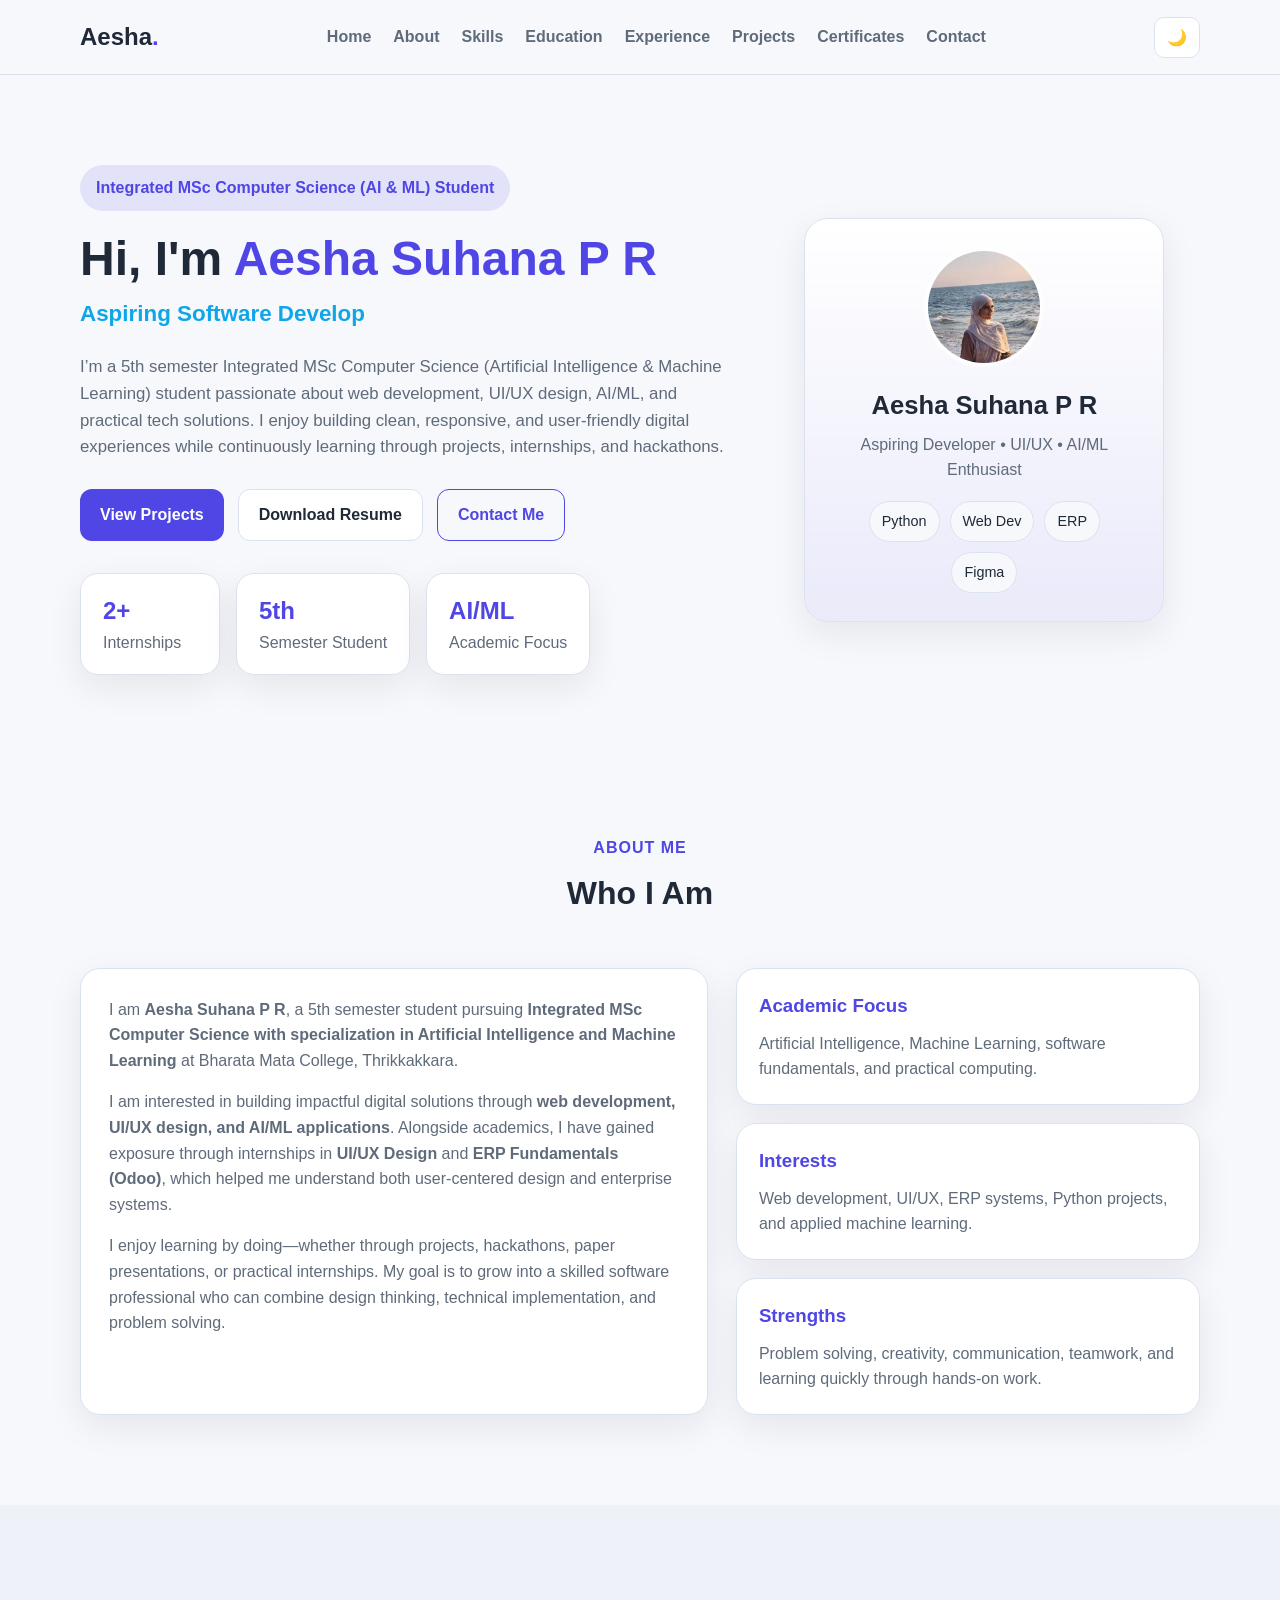
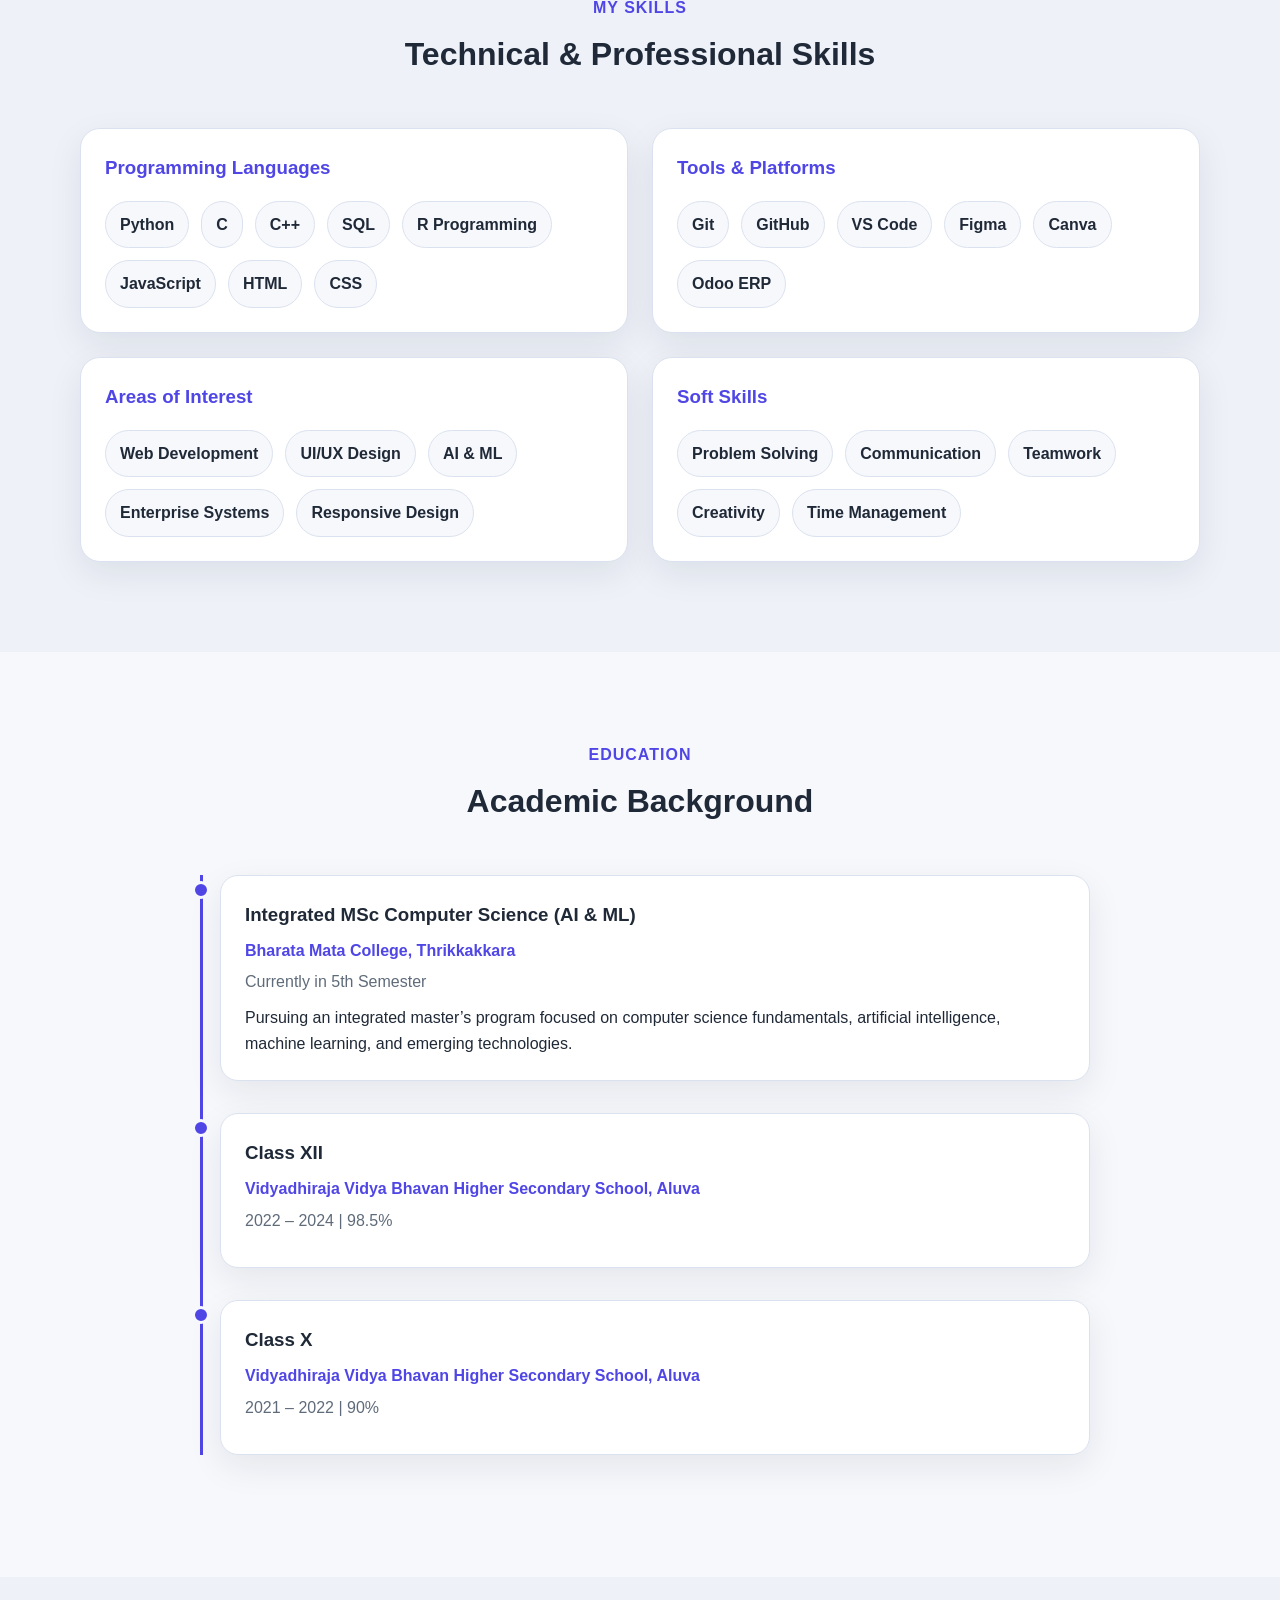
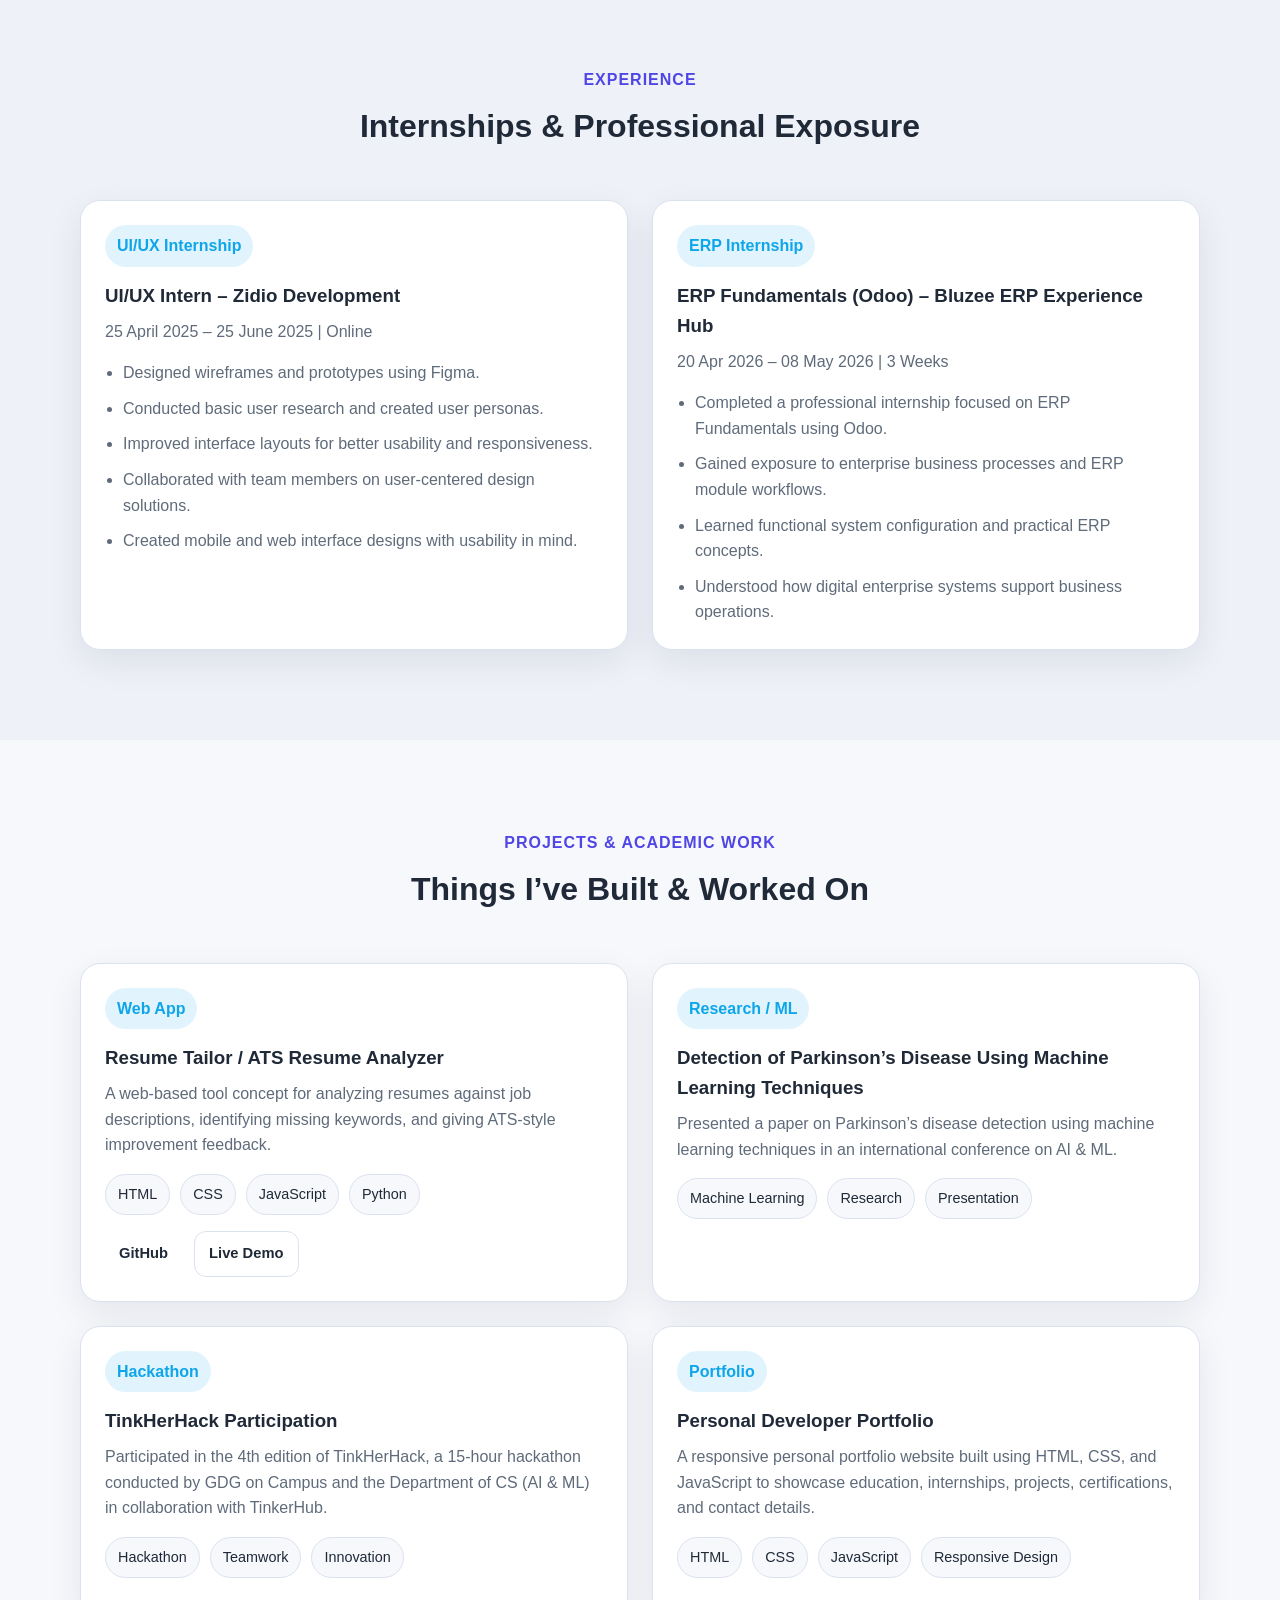
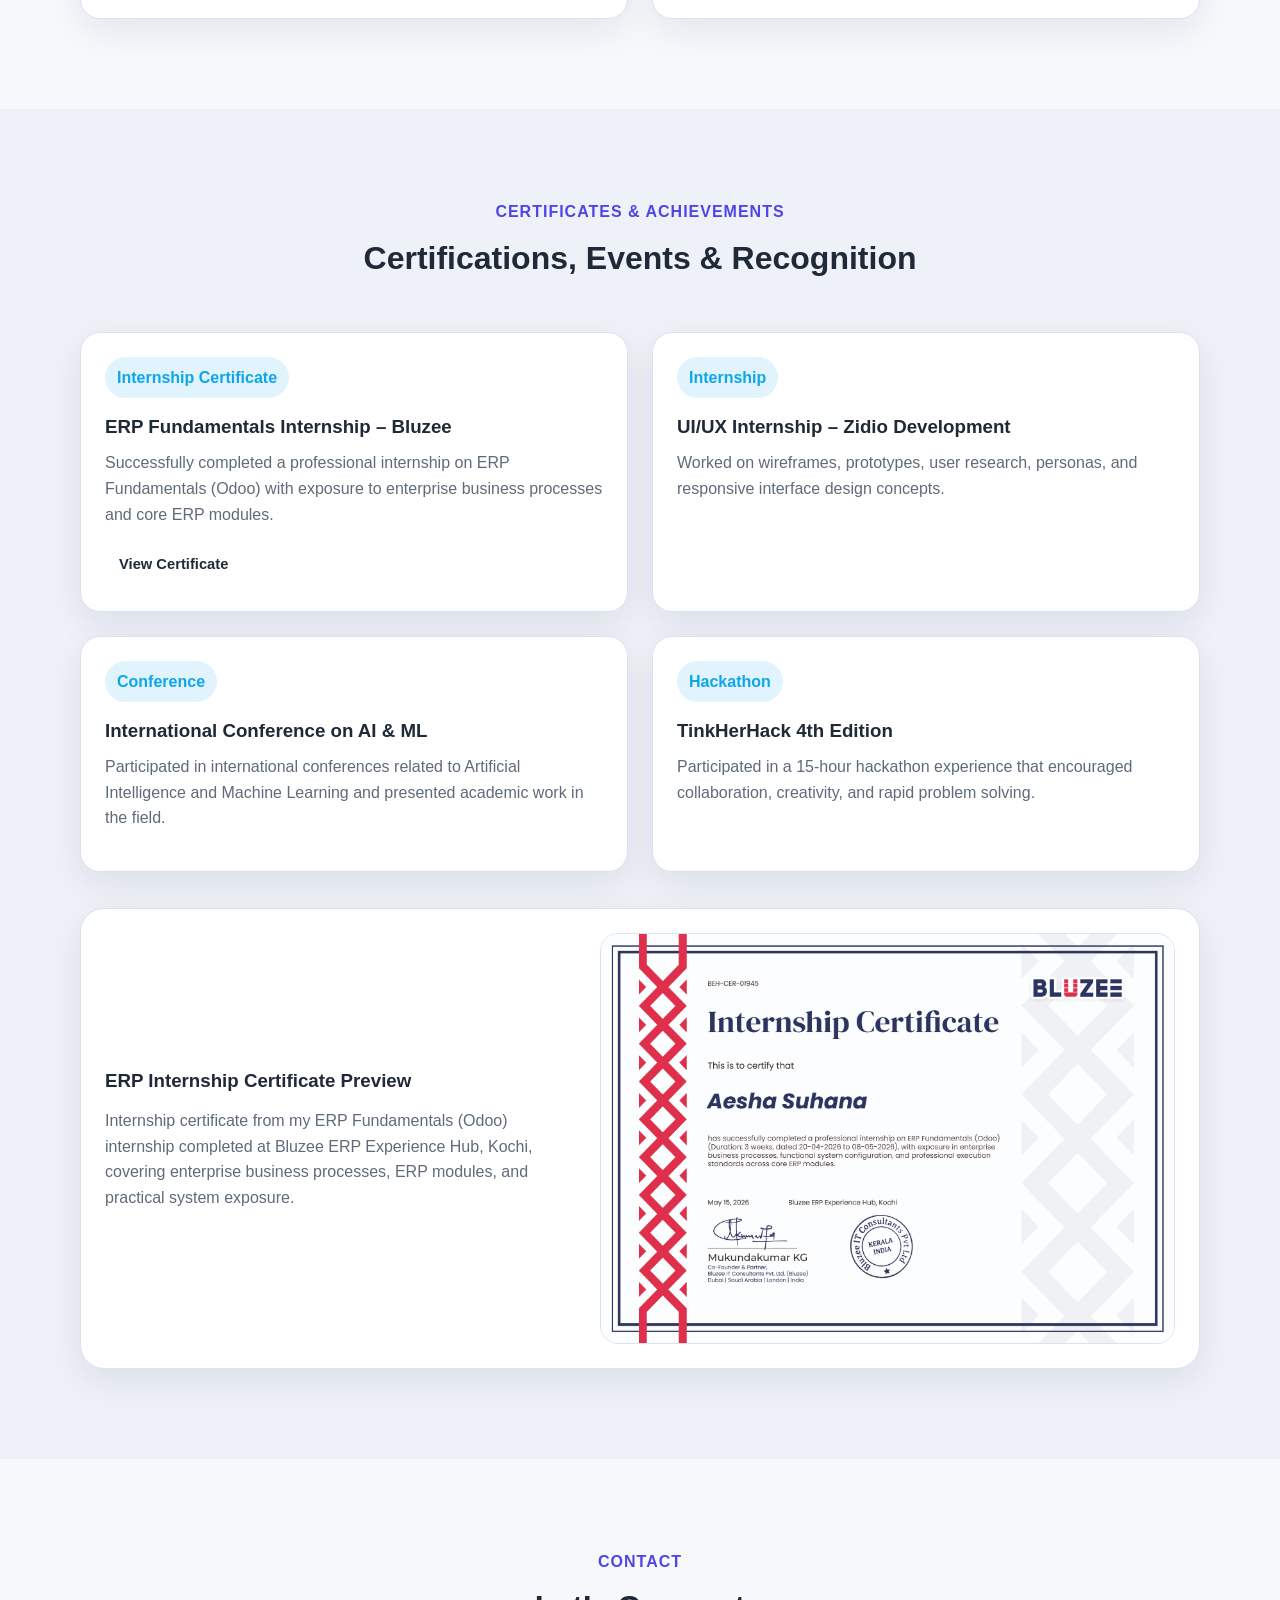
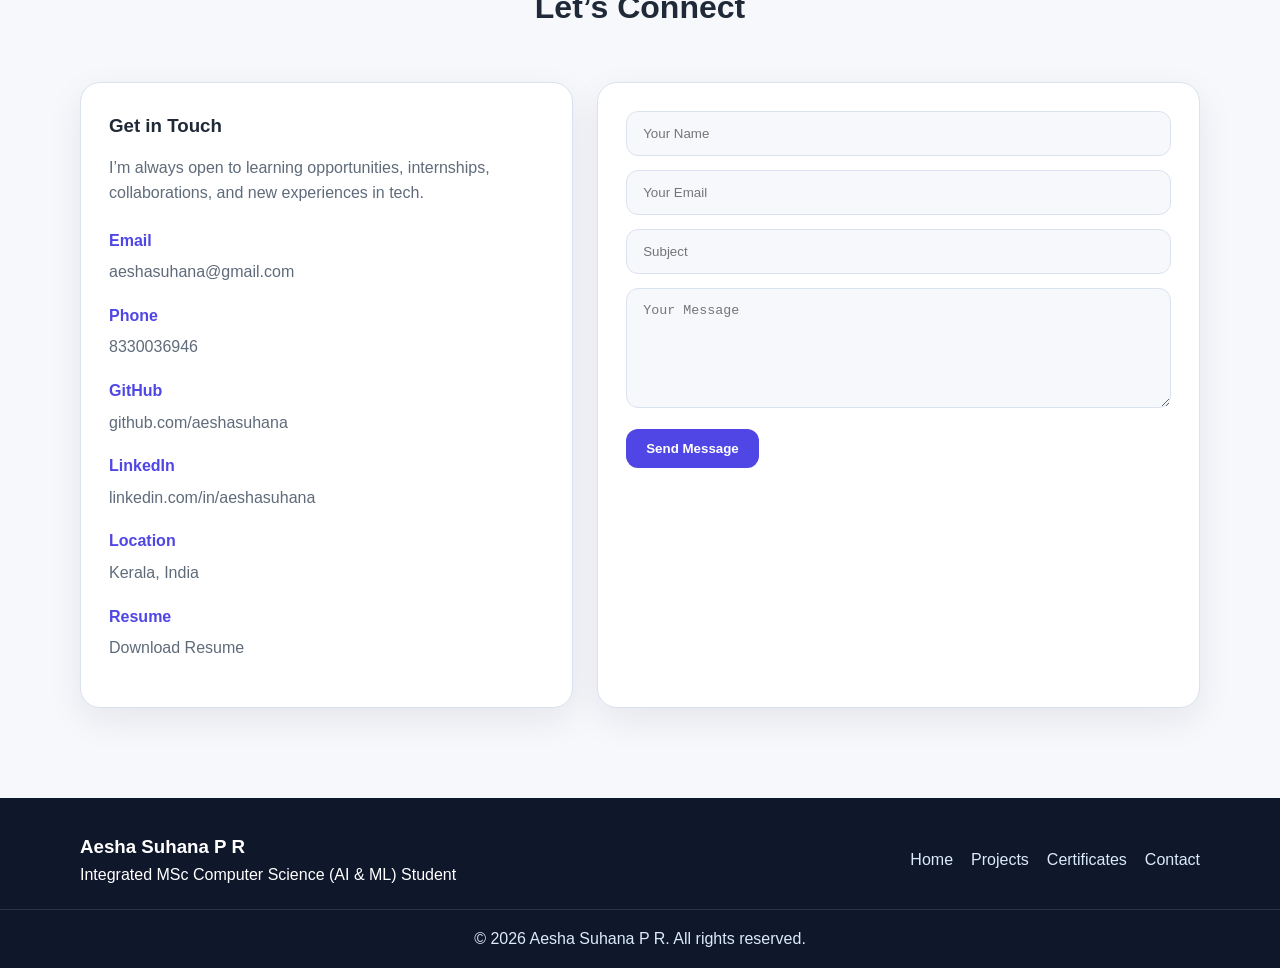
<file: index.html>
<!DOCTYPE html>
<html lang="en">
<head>
  <meta charset="UTF-8" />
  <meta name="viewport" content="width=device-width, initial-scale=1.0" />
  <title>Aesha Suhana P R | Portfolio</title>
  <meta
    name="description"
    content="Portfolio of Aesha Suhana P R - Integrated MSc Computer Science (AI & ML) student, UI/UX intern, ERP intern, aspiring developer."
  />
  <link rel="stylesheet" href="style.css" />
</head>
<body>

  <!-- ===================== NAVBAR ===================== -->
  <header class="header">
    <nav class="navbar container">
      <a href="#home" class="logo">Aesha<span>.</span></a>

      <ul class="nav-links" id="navLinks">
        <li><a href="#home">Home</a></li>
        <li><a href="#about">About</a></li>
        <li><a href="#skills">Skills</a></li>
        <li><a href="#education">Education</a></li>
        <li><a href="#experience">Experience</a></li>
        <li><a href="#projects">Projects</a></li>
        <li><a href="#certifications">Certificates</a></li>
        <li><a href="#contact">Contact</a></li>
      </ul>

      <div class="nav-actions">
        <button id="themeToggle" class="theme-btn" aria-label="Toggle theme">🌙</button>
        <button class="menu-toggle" id="menuToggle" aria-label="Toggle menu">☰</button>
      </div>
    </nav>
  </header>

  <!-- ===================== HERO ===================== -->
  <section id="home" class="hero">
    <div class="container hero-grid">
      <div class="hero-content">
        <p class="hero-tag">Integrated MSc Computer Science (AI & ML) Student</p>
        <h1>Hi, I'm <span>Aesha Suhana P R</span></h1>
        <h2 id="typing-text"></h2>
        <p class="hero-description">
          I’m a 5th semester Integrated MSc Computer Science (Artificial Intelligence & Machine Learning) student
          passionate about web development, UI/UX design, AI/ML, and practical tech solutions. I enjoy building clean,
          responsive, and user-friendly digital experiences while continuously learning through projects, internships,
          and hackathons.
        </p>

        <div class="hero-buttons">
          <a href="#projects" class="btn primary-btn">View Projects</a>
          <a href="assets/Resume1.pdf" class="btn secondary-btn" download>Download Resume</a>
          <a href="#contact" class="btn outline-btn">Contact Me</a>
        </div>

        <div class="hero-info">
          <div class="info-box">
            <h3>2+</h3>
            <p>Internships</p>
          </div>
          <div class="info-box">
            <h3>5th</h3>
            <p>Semester Student</p>
          </div>
          <div class="info-box">
            <h3>AI/ML</h3>
            <p>Academic Focus</p>
          </div>
        </div>
      </div>

      <div class="hero-image-card">
        <div class="profile-card">
            <img src="./assets/profile.jpg" alt="Aesha Suhana P R" class="profile-photo">

            <h3>Aesha Suhana P R</h3>
            <p>Aspiring Developer • UI/UX • AI/ML Enthusiast</p>

            <div class="mini-tags">
                <span>Python</span>
                <span>Web Dev</span>
                <span>ERP</span>
                <span>Figma</span>
            </div>
            </div>
      </div>
    </div>
  </section>

  <!-- ===================== ABOUT ===================== -->
  <section id="about" class="section">
    <div class="container">
      <div class="section-heading">
        <p class="section-tag">About Me</p>
        <h2>Who I Am</h2>
      </div>

      <div class="about-grid">
        <div class="about-card">
          <p>
            I am <strong>Aesha Suhana P R</strong>, a 5th semester student pursuing
            <strong>Integrated MSc Computer Science with specialization in Artificial Intelligence and Machine Learning</strong>
            at Bharata Mata College, Thrikkakkara.
          </p>

          <p>
            I am interested in building impactful digital solutions through
            <strong>web development, UI/UX design, and AI/ML applications</strong>.
            Alongside academics, I have gained exposure through internships in
            <strong>UI/UX Design</strong> and <strong>ERP Fundamentals (Odoo)</strong>,
            which helped me understand both user-centered design and enterprise systems.
          </p>

          <p>
            I enjoy learning by doing—whether through projects, hackathons, paper presentations,
            or practical internships. My goal is to grow into a skilled software professional who can
            combine design thinking, technical implementation, and problem solving.
          </p>
        </div>

        <div class="about-highlights">
          <div class="highlight-card">
            <h3>Academic Focus</h3>
            <p>Artificial Intelligence, Machine Learning, software fundamentals, and practical computing.</p>
          </div>
          <div class="highlight-card">
            <h3>Interests</h3>
            <p>Web development, UI/UX, ERP systems, Python projects, and applied machine learning.</p>
          </div>
          <div class="highlight-card">
            <h3>Strengths</h3>
            <p>Problem solving, creativity, communication, teamwork, and learning quickly through hands-on work.</p>
          </div>
        </div>
      </div>
    </div>
  </section>

  <!-- ===================== SKILLS ===================== -->
  <section id="skills" class="section alt-section">
    <div class="container">
      <div class="section-heading">
        <p class="section-tag">My Skills</p>
        <h2>Technical & Professional Skills</h2>
      </div>

      <div class="skills-grid">
        <div class="skill-card">
          <h3>Programming Languages</h3>
          <div class="skill-tags">
            <span>Python</span>
            <span>C</span>
            <span>C++</span>
            <span>SQL</span>
            <span>R Programming</span>
            <span>JavaScript</span>
            <span>HTML</span>
            <span>CSS</span>
          </div>
        </div>

        <div class="skill-card">
          <h3>Tools & Platforms</h3>
          <div class="skill-tags">
            <span>Git</span>
            <span>GitHub</span>
            <span>VS Code</span>
            <span>Figma</span>
            <span>Canva</span>
            <span>Odoo ERP</span>
          </div>
        </div>

        <div class="skill-card">
          <h3>Areas of Interest</h3>
          <div class="skill-tags">
            <span>Web Development</span>
            <span>UI/UX Design</span>
            <span>AI & ML</span>
            <span>Enterprise Systems</span>
            <span>Responsive Design</span>
          </div>
        </div>

        <div class="skill-card">
          <h3>Soft Skills</h3>
          <div class="skill-tags">
            <span>Problem Solving</span>
            <span>Communication</span>
            <span>Teamwork</span>
            <span>Creativity</span>
            <span>Time Management</span>
          </div>
        </div>
      </div>
    </div>
  </section>

  <!-- ===================== EDUCATION ===================== -->
  <section id="education" class="section">
    <div class="container">
      <div class="section-heading">
        <p class="section-tag">Education</p>
        <h2>Academic Background</h2>
      </div>

      <div class="timeline">
        <div class="timeline-item">
          <div class="timeline-dot"></div>
          <div class="timeline-content">
            <h3>Integrated MSc Computer Science (AI & ML)</h3>
            <p class="timeline-place">Bharata Mata College, Thrikkakkara</p>
            <p class="timeline-date">Currently in 5th Semester</p>
            <p>
              Pursuing an integrated master’s program focused on computer science fundamentals,
              artificial intelligence, machine learning, and emerging technologies.
            </p>
          </div>
        </div>

        <div class="timeline-item">
          <div class="timeline-dot"></div>
          <div class="timeline-content">
            <h3>Class XII</h3>
            <p class="timeline-place">Vidyadhiraja Vidya Bhavan Higher Secondary School, Aluva</p>
            <p class="timeline-date">2022 – 2024 | 98.5%</p>
          </div>
        </div>

        <div class="timeline-item">
          <div class="timeline-dot"></div>
          <div class="timeline-content">
            <h3>Class X</h3>
            <p class="timeline-place">Vidyadhiraja Vidya Bhavan Higher Secondary School, Aluva</p>
            <p class="timeline-date">2021 – 2022 | 90%</p>
          </div>
        </div>
      </div>
    </div>
  </section>

  <!-- ===================== EXPERIENCE ===================== -->
  <section id="experience" class="section alt-section">
    <div class="container">
      <div class="section-heading">
        <p class="section-tag">Experience</p>
        <h2>Internships & Professional Exposure</h2>
      </div>

      <div class="cards-grid">
        <article class="experience-card">
          <div class="card-top">
            <span class="badge">UI/UX Internship</span>
            <h3>UI/UX Intern – Zidio Development</h3>
            <p class="card-date">25 April 2025 – 25 June 2025 | Online</p>
          </div>
          <ul>
            <li>Designed wireframes and prototypes using Figma.</li>
            <li>Conducted basic user research and created user personas.</li>
            <li>Improved interface layouts for better usability and responsiveness.</li>
            <li>Collaborated with team members on user-centered design solutions.</li>
            <li>Created mobile and web interface designs with usability in mind.</li>
          </ul>
        </article>

        <article class="experience-card">
          <div class="card-top">
            <span class="badge">ERP Internship</span>
            <h3>ERP Fundamentals (Odoo) – Bluzee ERP Experience Hub</h3>
            <p class="card-date">20 Apr 2026 – 08 May 2026 | 3 Weeks</p>
          </div>
          <ul>
            <li>Completed a professional internship focused on ERP Fundamentals using Odoo.</li>
            <li>Gained exposure to enterprise business processes and ERP module workflows.</li>
            <li>Learned functional system configuration and practical ERP concepts.</li>
            <li>Understood how digital enterprise systems support business operations.</li>
          </ul>
        </article>
      </div>
    </div>
  </section>

  <!-- ===================== PROJECTS ===================== -->
  <section id="projects" class="section">
    <div class="container">
      <div class="section-heading">
        <p class="section-tag">Projects & Academic Work</p>
        <h2>Things I’ve Built & Worked On</h2>
      </div>

      <div class="cards-grid projects-grid">
        <article class="project-card">
          <div class="project-content">
            <span class="badge">Web App</span>
            <h3>Resume Tailor / ATS Resume Analyzer</h3>
            <p>
              A web-based tool concept for analyzing resumes against job descriptions, identifying missing keywords,
              and giving ATS-style improvement feedback.
            </p>
            <div class="project-tech">
              <span>HTML</span>
              <span>CSS</span>
              <span>JavaScript</span>
              <span>Python</span>
            </div>
            <div class="project-links">
              <a href="https://github.com/aeshasuhana/aesha-portfolio" class="btn small-btn" target="_blank">GitHub</a>
              <a href="https://aesha-portfolio.netlify.app" class="btn small-btn secondary-btn" target="_blank">Live Demo</a>
            </div>
          </div>
        </article>

        <article class="project-card">
          <div class="project-content">
            <span class="badge">Research / ML</span>
            <h3>Detection of Parkinson’s Disease Using Machine Learning Techniques</h3>
            <p>
              Presented a paper on Parkinson’s disease detection using machine learning techniques
              in an international conference on AI & ML.
            </p>
            <div class="project-tech">
              <span>Machine Learning</span>
              <span>Research</span>
              <span>Presentation</span>
            </div>
          </div>
        </article>

        <article class="project-card">
          <div class="project-content">
            <span class="badge">Hackathon</span>
            <h3>TinkHerHack Participation</h3>
            <p>
              Participated in the 4th edition of TinkHerHack, a 15-hour hackathon conducted by GDG on Campus
              and the Department of CS (AI & ML) in collaboration with TinkerHub.
            </p>
            <div class="project-tech">
              <span>Hackathon</span>
              <span>Teamwork</span>
              <span>Innovation</span>
            </div>
          </div>
        </article>

        <article class="project-card">
          <div class="project-content">
            <span class="badge">Portfolio</span>
            <h3>Personal Developer Portfolio</h3>
            <p>
              A responsive personal portfolio website built using HTML, CSS, and JavaScript to showcase
              education, internships, projects, certifications, and contact details.
            </p>
            <div class="project-tech">
              <span>HTML</span>
              <span>CSS</span>
              <span>JavaScript</span>
              <span>Responsive Design</span>
            </div>
          </div>
        </article>
      </div>

      
    </div>
  </section>

  <!-- ===================== CERTIFICATIONS ===================== -->
  <section id="certifications" class="section alt-section">
    <div class="container">
      <div class="section-heading">
        <p class="section-tag">Certificates & Achievements</p>
        <h2>Certifications, Events & Recognition</h2>
      </div>

      <div class="cards-grid cert-grid">
        <article class="cert-card">
          <span class="badge">Internship Certificate</span>
          <h3>ERP Fundamentals Internship – Bluzee</h3>
          <p>
            Successfully completed a professional internship on ERP Fundamentals (Odoo) with exposure to
            enterprise business processes and core ERP modules.
          </p>
          <div class="cert-actions">
            <a href="assets/erp-certificate.jpg" target="_blank" class="btn small-btn">View Certificate</a>
          </div>
        </article>

        <article class="cert-card">
          <span class="badge">Internship</span>
          <h3>UI/UX Internship – Zidio Development</h3>
          <p>
            Worked on wireframes, prototypes, user research, personas, and responsive interface design concepts.
          </p>
        </article>

        <article class="cert-card">
          <span class="badge">Conference</span>
          <h3>International Conference on AI & ML</h3>
          <p>
            Participated in international conferences related to Artificial Intelligence and Machine Learning
            and presented academic work in the field.
          </p>
        </article>

        <article class="cert-card">
          <span class="badge">Hackathon</span>
          <h3>TinkHerHack 4th Edition</h3>
          <p>
            Participated in a 15-hour hackathon experience that encouraged collaboration, creativity, and rapid problem solving.
          </p>
        </article>
      </div>

      <div class="certificate-preview">
        <div class="certificate-text">
          <h3>ERP Internship Certificate Preview</h3>
          <p>
            Internship certificate from my ERP Fundamentals (Odoo) internship completed at Bluzee ERP Experience Hub, Kochi, covering enterprise business processes, ERP modules, and practical system exposure.
          </p>
        </div>
        <div class="certificate-image-wrap">
          <img src="assets/erp-certificate.jpg" alt="ERP Internship Certificate" class="certificate-image" />
        </div>
      </div>
    </div>
  </section>

  <!-- ===================== CONTACT ===================== -->
  <section id="contact" class="section">
    <div class="container">
      <div class="section-heading">
        <p class="section-tag">Contact</p>
        <h2>Let’s Connect</h2>
      </div>

      <div class="contact-grid">
        <div class="contact-card">
          <h3>Get in Touch</h3>
          <p>
            I’m always open to learning opportunities, internships, collaborations, and new experiences in tech.
          </p>

          <div class="contact-item">
            <span>Email</span>
            <a href="mailto:aeshasuhana@gmail.com">aeshasuhana@gmail.com</a>
          </div>

          <div class="contact-item">
            <span>Phone</span>
            <a href="tel:8330036946">8330036946</a>
          </div>
          <div class="contact-item">
            <span>GitHub</span>
            <a href="https://github.com/aeshasuhana" target="_blank">github.com/aeshasuhana</a>
         </div>

         <div class="contact-item">
           <span>LinkedIn</span>
           <a href="https://linkedin.com/in/aeshasuhana" target="_blank">linkedin.com/in/aeshasuhana</a>
         </div>

          <div class="contact-item">
            <span>Location</span>
            <p>Kerala, India</p>
          </div>

          <div class="contact-item">
            <span>Resume</span>
            <a href="assets/Resume1.pdf" download>Download Resume</a>
          </div>
        </div>

        <form id="contact-form" class="contact-form">
  <input type="text" name="name" placeholder="Your Name" required>
  <input type="email" name="email" placeholder="Your Email" required>
  <input type="text" name="subject" placeholder="Subject" required>
  <textarea name="message" placeholder="Your Message" rows="6" required></textarea>

  <button type="submit" class="btn primary-btn">Send Message</button>
  <p id="form-status" class="form-status"></p>
</form>
      </div>
    </div>
  </section>

  <!-- ===================== FOOTER ===================== -->
  <footer class="footer">
    <div class="container footer-content">
      <div>
        <h3>Aesha Suhana P R</h3>
        <p>Integrated MSc Computer Science (AI & ML) Student</p>
      </div>

      <div class="footer-links">
        <a href="#home">Home</a>
        <a href="#projects">Projects</a>
        <a href="#certifications">Certificates</a>
        <a href="#contact">Contact</a>
      </div>
    </div>

    <p class="footer-bottom">© 2026 Aesha Suhana P R. All rights reserved.</p>
  </footer>

  <script src="script.js"></script>
</body>
</html>
</file>
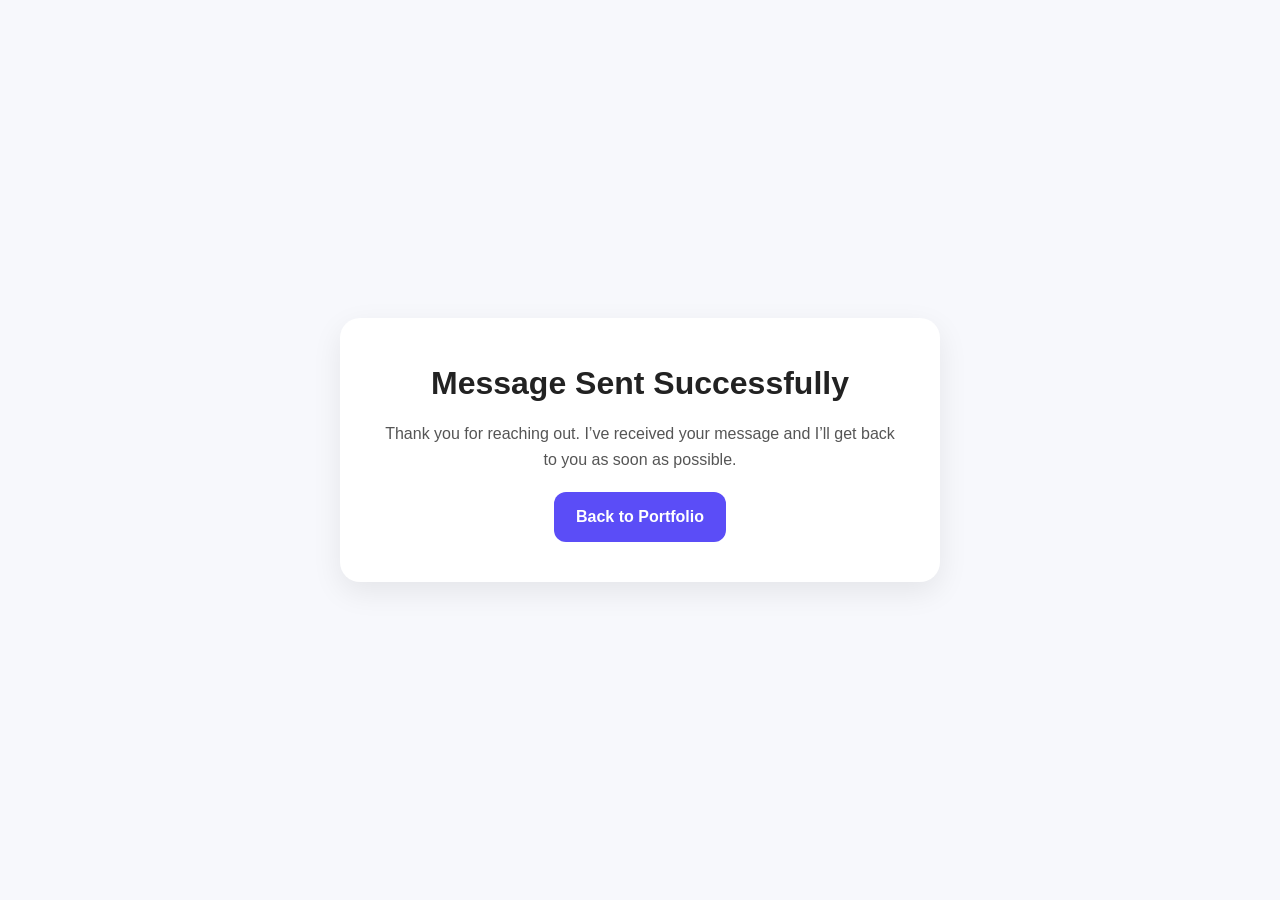
<file: thankyou.html>
<!DOCTYPE html>
<html lang="en">
<head>
  <meta charset="UTF-8">
  <meta name="viewport" content="width=device-width, initial-scale=1.0">
  <title>Message Sent | Aesha Suhana</title>
  <link rel="stylesheet" href="style.css">
  <style>
    body{
      font-family: Arial, sans-serif;
      background:#f7f8fc;
      display:flex;
      justify-content:center;
      align-items:center;
      min-height:100vh;
      margin:0;
    }
    .thankyou-card{
      background:#fff;
      padding:40px;
      border-radius:20px;
      box-shadow:0 10px 30px rgba(0,0,0,0.08);
      max-width:600px;
      text-align:center;
    }
    .thankyou-card h1{
      margin-bottom:12px;
      color:#222;
    }
    .thankyou-card p{
      color:#555;
      line-height:1.6;
    }
    .thankyou-card a{
      display:inline-block;
      margin-top:20px;
      text-decoration:none;
      padding:12px 22px;
      border-radius:12px;
      background:#5b4df7;
      color:#fff;
      font-weight:600;
    }
  </style>
</head>
<body>
  <div class="thankyou-card">
    <h1>Message Sent Successfully</h1>
    <p>Thank you for reaching out. I’ve received your message and I’ll get back to you as soon as possible.</p>
    <a href="index.html">Back to Portfolio</a>
  </div>
</body>
</html>
</file>
<file: style.css>
:root {
  --bg: #f7f8fc;
  --bg-soft: #eef1f8;
  --card: #ffffff;
  --text: #1f2937;
  --muted: #5f6b7a;
  --primary: #4f46e5;
  --primary-dark: #3730a3;
  --accent: #0ea5e9;
  --border: #dbe2ef;
  --shadow: 0 12px 35px rgba(15, 23, 42, 0.08);
}

body.dark-mode {
  --bg: #0f172a;
  --bg-soft: #111b33;
  --card: #162033;
  --text: #f3f4f6;
  --muted: #c2cad8;
  --primary: #7c83ff;
  --primary-dark: #6366f1;
  --accent: #38bdf8;
  --border: #24324a;
  --shadow: 0 12px 35px rgba(0, 0, 0, 0.3);
}

* {
  margin: 0;
  padding: 0;
  box-sizing: border-box;
}

html {
  scroll-behavior: smooth;
}

body {
  font-family: Arial, Helvetica, sans-serif;
  background: var(--bg);
  color: var(--text);
  line-height: 1.6;
  transition: background 0.35s ease, color 0.35s ease;
}

img {
  max-width: 100%;
  display: block;
}

a {
  text-decoration: none;
  color: inherit;
}

ul {
  list-style: none;
}

.container {
  width: min(1120px, 92%);
  margin: 0 auto;
}

.section {
  padding: 90px 0;
}

.alt-section {
  background: var(--bg-soft);
}

.section-heading {
  text-align: center;
  margin-bottom: 48px;
}

.section-tag {
  color: var(--primary);
  font-weight: 700;
  text-transform: uppercase;
  letter-spacing: 1px;
  margin-bottom: 8px;
}

.section-heading h2 {
  font-size: 2rem;
}

/* ================= NAVBAR ================= */
.header {
  position: sticky;
  top: 0;
  z-index: 999;
  background: rgba(247, 248, 252, 0.92);
  backdrop-filter: blur(10px);
  border-bottom: 1px solid var(--border);
}

body.dark-mode .header {
  background: rgba(15, 23, 42, 0.92);
}

.navbar {
  display: flex;
  align-items: center;
  justify-content: space-between;
  min-height: 74px;
}

.logo {
  font-size: 1.5rem;
  font-weight: 800;
  color: var(--text);
}

.logo span {
  color: var(--primary);
}

.nav-links {
  display: flex;
  gap: 22px;
}

.nav-links a {
  font-weight: 600;
  color: var(--muted);
  transition: 0.3s;
}

.nav-links a:hover {
  color: var(--primary);
}

.nav-actions {
  display: flex;
  align-items: center;
  gap: 10px;
}

.theme-btn,
.menu-toggle {
  border: 1px solid var(--border);
  background: var(--card);
  color: var(--text);
  border-radius: 10px;
  padding: 10px 12px;
  cursor: pointer;
  font-size: 1rem;
}

.menu-toggle {
  display: none;
}

/* ================= HERO ================= */
.hero {
  padding: 90px 0 70px;
}

.hero-grid {
  display: grid;
  grid-template-columns: 1.2fr 0.8fr;
  gap: 42px;
  align-items: center;
}

.hero-tag {
  display: inline-block;
  background: rgba(79, 70, 229, 0.12);
  color: var(--primary);
  padding: 10px 16px;
  border-radius: 999px;
  font-weight: 700;
  margin-bottom: 20px;
}

.hero-content h1 {
  font-size: 3rem;
  line-height: 1.15;
  margin-bottom: 10px;
}

.hero-content h1 span {
  color: var(--primary);
}

.hero-content h2 {
  min-height: 40px;
  font-size: 1.4rem;
  color: var(--accent);
  margin-bottom: 18px;
}

.hero-description {
  max-width: 720px;
  color: var(--muted);
  font-size: 1.05rem;
  margin-bottom: 28px;
}

.hero-buttons {
  display: flex;
  flex-wrap: wrap;
  gap: 14px;
  margin-bottom: 32px;
}

.btn {
  display: inline-flex;
  align-items: center;
  justify-content: center;
  border-radius: 12px;
  padding: 12px 20px;
  font-weight: 700;
  border: none;
  cursor: pointer;
  transition: 0.3s ease;
}

.primary-btn {
  background: var(--primary);
  color: white;
}

.primary-btn:hover {
  background: var(--primary-dark);
  transform: translateY(-2px);
}

.secondary-btn {
  background: var(--card);
  border: 1px solid var(--border);
  color: var(--text);
}

.secondary-btn:hover {
  transform: translateY(-2px);
}

.outline-btn {
  border: 1px solid var(--primary);
  color: var(--primary);
  background: transparent;
}

.outline-btn:hover {
  background: var(--primary);
  color: #fff;
}

.small-btn {
  padding: 10px 14px;
  font-size: 0.92rem;
}

.hero-info {
  display: flex;
  flex-wrap: wrap;
  gap: 16px;
}

.info-box {
  background: var(--card);
  border: 1px solid var(--border);
  border-radius: 18px;
  padding: 18px 22px;
  min-width: 140px;
  box-shadow: var(--shadow);
}

.info-box h3 {
  font-size: 1.5rem;
  color: var(--primary);
}

.info-box p {
  color: var(--muted);
}

.hero-image-card {
  display: flex;
  justify-content: center;
}

.profile-card {
  width: 100%;
  max-width: 360px;
  background: linear-gradient(180deg, var(--card), rgba(79, 70, 229, 0.08));
  border: 1px solid var(--border);
  border-radius: 24px;
  box-shadow: var(--shadow);
  padding: 28px;
  text-align: center;
}

/*.profile-placeholder {
  width: 120px;
  height: 120px;
  margin: 0 auto 18px;
  border-radius: 50%;
  background: linear-gradient(135deg, var(--primary), var(--accent));
  display: grid;
  place-items: center;
  color: #fff;
  font-size: 2.2rem;
  font-weight: 800;
}*/
.profile-photo {
  width: 120px;
  height: 120px;
  margin: 0 auto 18px;
  border-radius: 50%;
  object-fit: cover;
  border: 4px solid rgba(255,255,255,0.7);
}
/*.profile-photo {
  width: 120px;
  height: 120px;
  margin: 0 auto 18px;
  border-radius: 50%;
  object-fit: cover;
  display: block;
  border: 4px solid red;
  background: yellow;
}*/


.profile-card h3 {
  font-size: 1.6rem;
  margin-bottom: 6px;
}

.profile-card p {
  color: var(--muted);
  margin-bottom: 18px;
}

.mini-tags {
  display: flex;
  flex-wrap: wrap;
  justify-content: center;
  gap: 10px;
}

.mini-tags span {
  padding: 8px 12px;
  border-radius: 999px;
  background: var(--bg);
  border: 1px solid var(--border);
  font-size: 0.9rem;
}

/* ================= ABOUT ================= */
.about-grid {
  display: grid;
  grid-template-columns: 1.15fr 0.85fr;
  gap: 28px;
}

.about-card,
.highlight-card,
.skill-card,
.experience-card,
.project-card,
.cert-card,
.contact-card,
.contact-form,
.note-box {
  background: var(--card);
  border: 1px solid var(--border);
  border-radius: 20px;
  box-shadow: var(--shadow);
}

.about-card {
  padding: 28px;
}

.about-card p {
  color: var(--muted);
  margin-bottom: 16px;
}

.about-highlights {
  display: grid;
  gap: 18px;
}

.highlight-card {
  padding: 22px;
}

.highlight-card h3 {
  margin-bottom: 10px;
  color: var(--primary);
}

.highlight-card p {
  color: var(--muted);
}

/* ================= SKILLS ================= */
.skills-grid {
  display: grid;
  grid-template-columns: repeat(2, 1fr);
  gap: 24px;
}

.skill-card {
  padding: 24px;
}

.skill-card h3 {
  margin-bottom: 18px;
  color: var(--primary);
}

.skill-tags {
  display: flex;
  flex-wrap: wrap;
  gap: 12px;
}

.skill-tags span {
  background: var(--bg);
  border: 1px solid var(--border);
  border-radius: 999px;
  padding: 10px 14px;
  font-weight: 600;
  color: var(--text);
}

/* ================= TIMELINE ================= */
.timeline {
  max-width: 900px;
  margin: 0 auto;
  position: relative;
  padding-left: 30px;
}

.timeline::before {
  content: "";
  position: absolute;
  left: 10px;
  top: 0;
  width: 3px;
  height: 100%;
  background: var(--primary);
}

.timeline-item {
  position: relative;
  margin-bottom: 32px;
}

.timeline-dot {
  position: absolute;
  left: -28px;
  top: 6px;
  width: 18px;
  height: 18px;
  border-radius: 50%;
  background: var(--primary);
  border: 3px solid var(--bg);
}

.timeline-content {
  background: var(--card);
  border: 1px solid var(--border);
  border-radius: 18px;
  padding: 24px;
  box-shadow: var(--shadow);
}

.timeline-content h3 {
  margin-bottom: 8px;
}

.timeline-place {
  color: var(--primary);
  font-weight: 700;
  margin-bottom: 6px;
}

.timeline-date {
  color: var(--muted);
  margin-bottom: 10px;
}

/* ================= EXPERIENCE / PROJECTS / CERT ================= */
.cards-grid {
  display: grid;
  grid-template-columns: repeat(2, 1fr);
  gap: 24px;
}

.experience-card,
.project-card,
.cert-card {
  padding: 24px;
}

.card-top {
  margin-bottom: 16px;
}

.badge {
  display: inline-block;
  background: rgba(14, 165, 233, 0.12);
  color: var(--accent);
  padding: 8px 12px;
  border-radius: 999px;
  font-weight: 700;
  margin-bottom: 14px;
}

.experience-card h3,
.project-card h3,
.cert-card h3 {
  margin-bottom: 8px;
}

.card-date {
  color: var(--muted);
}

.experience-card ul {
  padding-left: 18px;
  list-style: disc;
  color: var(--muted);
}

.experience-card li + li {
  margin-top: 10px;
}

.project-content p,
.cert-card p {
  color: var(--muted);
  margin-bottom: 16px;
}

.project-tech {
  display: flex;
  flex-wrap: wrap;
  gap: 10px;
  margin-bottom: 16px;
}

.project-tech span {
  padding: 8px 12px;
  border-radius: 999px;
  background: var(--bg);
  border: 1px solid var(--border);
  font-size: 0.9rem;
}

.project-links {
  display: flex;
  gap: 12px;
  flex-wrap: wrap;
}

.note-box {
  padding: 18px 22px;
  margin-top: 24px;
}

.note-box p {
  color: var(--muted);
}

/* ================= CERTIFICATE PREVIEW ================= */
.certificate-preview {
  margin-top: 36px;
  display: grid;
  grid-template-columns: 0.9fr 1.1fr;
  gap: 24px;
  align-items: center;
  background: var(--card);
  border: 1px solid var(--border);
  border-radius: 24px;
  box-shadow: var(--shadow);
  padding: 24px;
}

.certificate-text h3 {
  margin-bottom: 12px;
}

.certificate-text p {
  color: var(--muted);
}

.certificate-image-wrap {
  border-radius: 18px;
  overflow: hidden;
  border: 1px solid var(--border);
}

.certificate-image {
  width: 100%;
  height: auto;
  object-fit: cover;
}

/* ================= CONTACT ================= */
.contact-grid {
  display: grid;
  grid-template-columns: 0.9fr 1.1fr;
  gap: 24px;
}

.contact-card,
.contact-form {
  padding: 28px;
}

.contact-card h3,
.contact-form h3 {
  margin-bottom: 14px;
}

.contact-card > p {
  color: var(--muted);
  margin-bottom: 22px;
}

.contact-item {
  margin-bottom: 18px;
}

.contact-item span {
  display: block;
  font-weight: 700;
  margin-bottom: 6px;
  color: var(--primary);
}

.contact-item a,
.contact-item p {
  color: var(--muted);
}

.contact-form input,
.contact-form textarea {
  width: 100%;
  padding: 14px 16px;
  border-radius: 12px;
  border: 1px solid var(--border);
  background: var(--bg);
  color: var(--text);
  margin-bottom: 14px;
  outline: none;
}

.contact-form input:focus,
.contact-form textarea:focus {
  border-color: var(--primary);
}

.form-message {
  margin-top: 12px;
  color: var(--primary);
  font-weight: 600;
}
.form-status {
  margin-top: 14px;
  font-size: 0.95rem;
  font-weight: 600;
}

/* ================= FOOTER ================= */
.footer {
  background: #0f172a;
  color: #fff;
  padding-top: 34px;
}

.footer-content {
  display: flex;
  justify-content: space-between;
  gap: 20px;
  padding-bottom: 22px;
}

.footer-links {
  display: flex;
  flex-wrap: wrap;
  gap: 18px;
  align-items: center;
}

.footer-links a {
  color: #dbeafe;
}

.footer-bottom {
  text-align: center;
  border-top: 1px solid rgba(255,255,255,0.12);
  padding: 16px;
  color: #dbeafe;
}

/* ================= RESPONSIVE ================= */
@media (max-width: 992px) {
  .hero-grid,
  .about-grid,
  .certificate-preview,
  .contact-grid {
    grid-template-columns: 1fr;
  }

  .cards-grid,
  .skills-grid {
    grid-template-columns: 1fr;
  }

  .hero-content h1 {
    font-size: 2.4rem;
  }
}

@media (max-width: 768px) {
  .nav-links {
    position: absolute;
    top: 74px;
    right: 4%;
    width: 250px;
    background: var(--card);
    border: 1px solid var(--border);
    border-radius: 16px;
    box-shadow: var(--shadow);
    flex-direction: column;
    padding: 18px;
    display: none;
  }

  .nav-links.show {
    display: flex;
  }

  .menu-toggle {
    display: inline-flex;
  }

  .hero {
    padding-top: 60px;
  }

  .hero-content h1 {
    font-size: 2rem;
  }

  .section {
    padding: 70px 0;
  }

  .section-heading h2 {
    font-size: 1.6rem;
  }

  .timeline {
    padding-left: 24px;
  }
}
</file>
